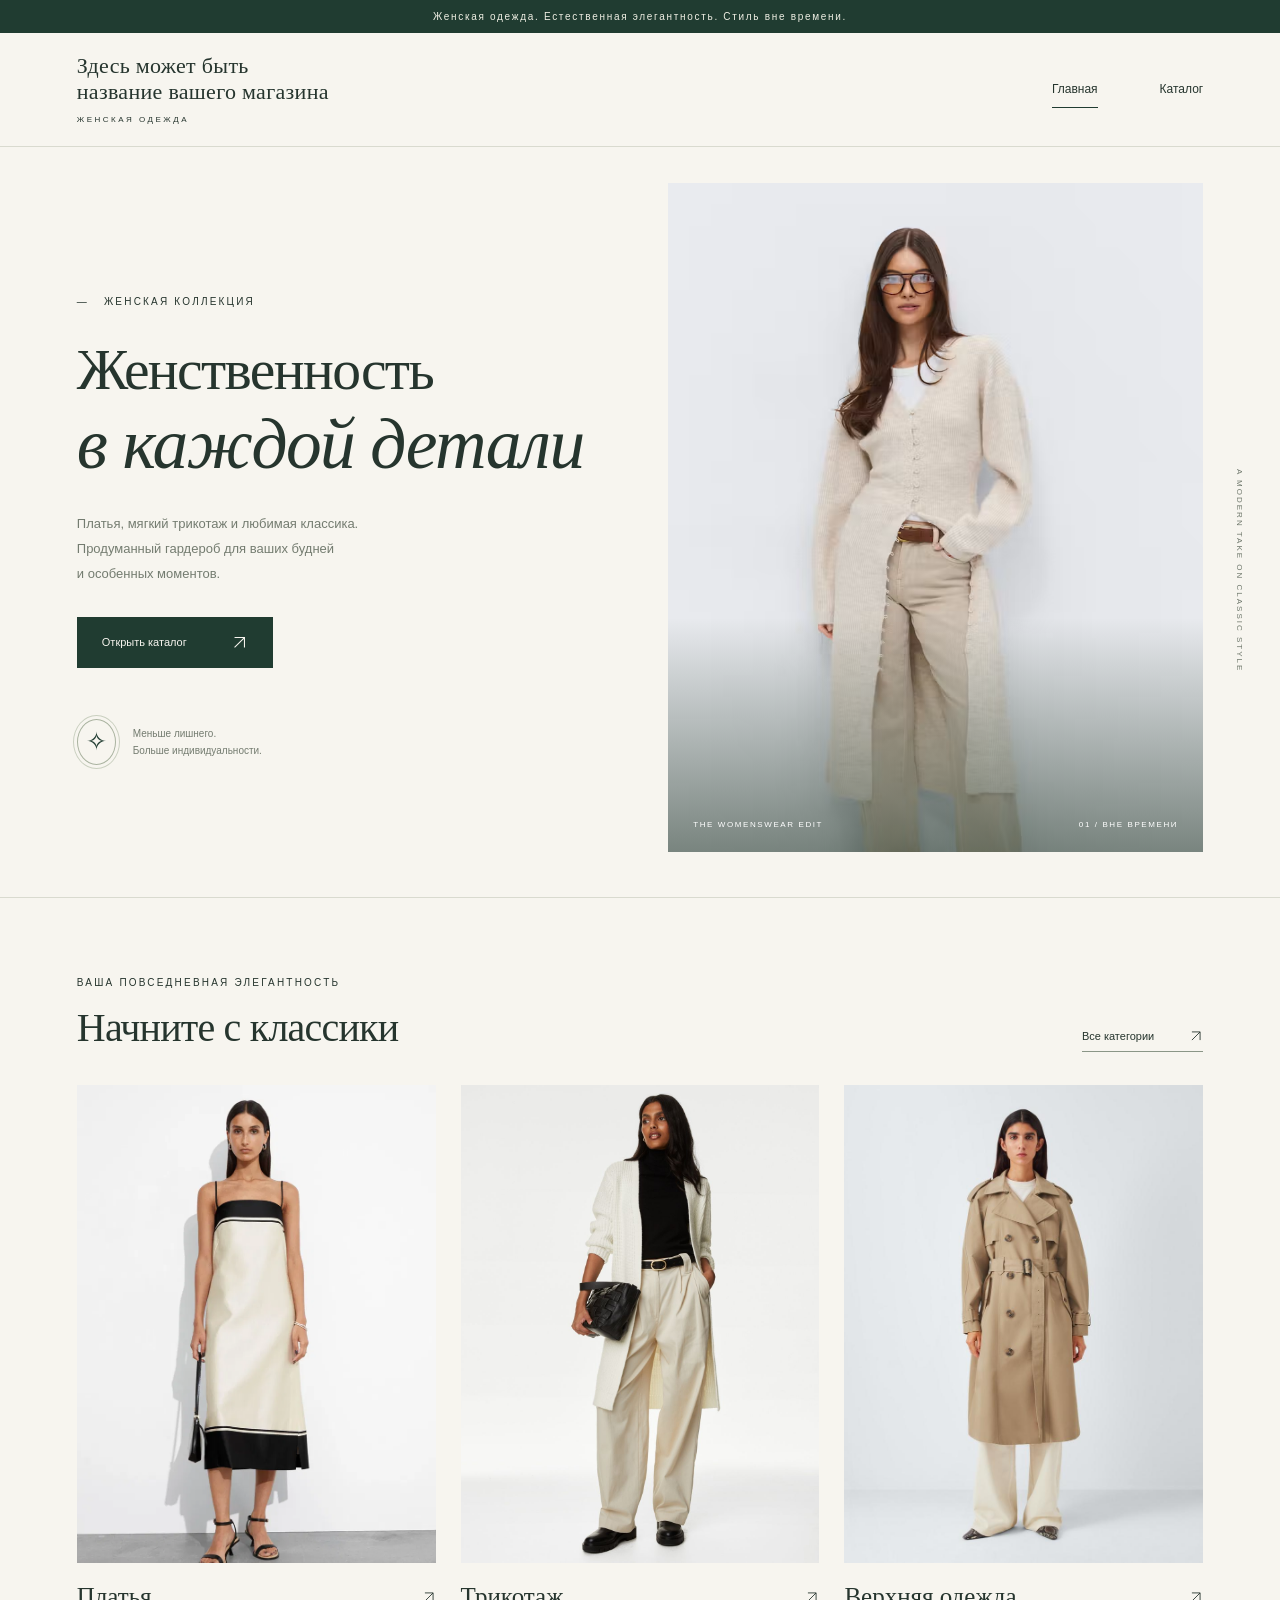
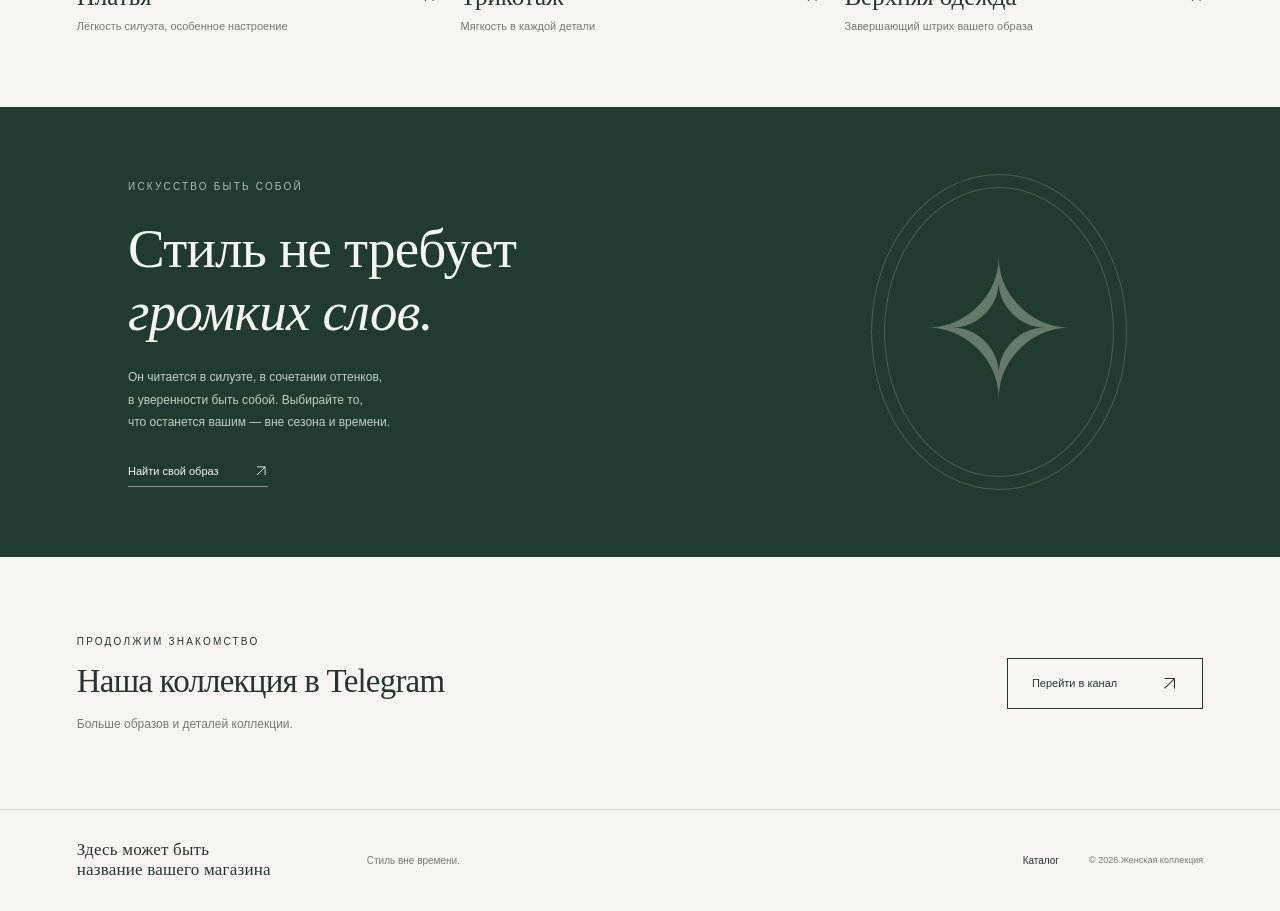
<file: index.html>
<!doctype html><html lang="ru"><head><meta charset="utf-8"><meta name="viewport" content="width=device-width,initial-scale=1"><title>Здесь может быть название вашего магазина — Женская одежда</title><meta name="description" content="Женская одежда в эстетике тихой элегантности. Платья, трикотаж, брюки, верхняя одежда и комплекты."><link rel="stylesheet" href="styles.css"><link rel="icon" href="favicon.svg" type="image/svg+xml"></head><body><div class="announcement">Женская одежда. Естественная элегантность. Стиль вне времени.</div><header><a class="brand" href="index.html" aria-label="Здесь может быть название вашего магазина — главная">Здесь может быть название вашего магазина<small>ЖЕНСКАЯ ОДЕЖДА</small></a><nav aria-label="Основная навигация"><a href="index.html" aria-current=page>Главная</a><a href="catalog.html" >Каталог</a></nav></header><main><section class="hero"><div class="hero-copy"><span class="eyebrow">— &nbsp; ЖЕНСКАЯ КОЛЛЕКЦИЯ</span><h1>Женственность<br><em>в каждой детали</em></h1><p>Платья, мягкий трикотаж и любимая классика.<br>Продуманный гардероб для ваших будней<br>и особенных моментов.</p><a class="button" href="catalog.html">Открыть каталог <svg class="arrow" viewBox="0 0 24 24" fill="none" aria-hidden="true"><path d="M5 19 19 5M5 5h14v14" stroke="currentColor" stroke-width="1.5"/></svg></a><div class="hero-foot"><span class="seal" aria-hidden="true">✧</span><span>Меньше лишнего.<br>Больше индивидуальности.</span></div></div><div class="hero-image"><img class="collection-photo" src="collection-05.avif" alt="Женский образ: бежевый кардиган, светлый топ и широкие брюки" loading="eager" fetchpriority="high" width="800" height="1067"><div class="caption"><span>THE WOMENSWEAR EDIT</span><span>01 / ВНЕ ВРЕМЕНИ</span></div></div><span class="vertical" aria-hidden="true">A MODERN TAKE ON CLASSIC STYLE</span></section><section class="section categories"><div class="section-heading"><div><span class="eyebrow">ВАША ПОВСЕДНЕВНАЯ ЭЛЕГАНТНОСТЬ</span><h2>Начните с классики</h2></div><a class="text-link" href="catalog.html">Все категории <svg class="arrow" viewBox="0 0 24 24" fill="none" aria-hidden="true"><path d="M5 19 19 5M5 5h14v14" stroke="currentColor" stroke-width="1.5"/></svg></a></div><div class="category-grid"><a class="category" href="catalog.html?category=dresses"><div class="category-image"><img class="collection-photo" src="collection-01.webp" alt="Платья — женская коллекция" loading="lazy" width="800" height="1067"></div><div class="category-title"><h3>Платья</h3><svg class="arrow" viewBox="0 0 24 24" fill="none" aria-hidden="true"><path d="M5 19 19 5M5 5h14v14" stroke="currentColor" stroke-width="1.5"/></svg></div><p>Лёгкость силуэта, особенное настроение</p></a><a class="category" href="catalog.html?category=knitwear"><div class="category-image"><img class="collection-photo" src="collection-02.jpg" alt="Трикотаж — женская коллекция" loading="lazy" width="800" height="1067"></div><div class="category-title"><h3>Трикотаж</h3><svg class="arrow" viewBox="0 0 24 24" fill="none" aria-hidden="true"><path d="M5 19 19 5M5 5h14v14" stroke="currentColor" stroke-width="1.5"/></svg></div><p>Мягкость в каждой детали</p></a><a class="category" href="catalog.html?category=outerwear"><div class="category-image"><img class="collection-photo" src="replacement-01.jpg" alt="Верхняя одежда — женская коллекция" loading="lazy" width="800" height="1067"></div><div class="category-title"><h3>Верхняя одежда</h3><svg class="arrow" viewBox="0 0 24 24" fill="none" aria-hidden="true"><path d="M5 19 19 5M5 5h14v14" stroke="currentColor" stroke-width="1.5"/></svg></div><p>Завершающий штрих вашего образа</p></a></div></section><section class="manifesto"><span class="eyebrow">ИСКУССТВО БЫТЬ СОБОЙ</span><h2>Стиль не требует<br><em>громких слов.</em></h2><p>Он читается в силуэте, в сочетании оттенков,<br>в уверенности быть собой. Выбирайте то,<br>что останется вашим — вне сезона и времени.</p><a class="text-link" href="catalog.html">Найти свой образ <svg class="arrow" viewBox="0 0 24 24" fill="none" aria-hidden="true"><path d="M5 19 19 5M5 5h14v14" stroke="currentColor" stroke-width="1.5"/></svg></a><div class="monogram" aria-hidden="true">✧</div></section><section class="section telegram"><div><span class="eyebrow">ПРОДОЛЖИМ ЗНАКОМСТВО</span><h2>Наша коллекция в Telegram</h2><p>Больше образов и деталей коллекции.</p></div><button class="button outline" type="button" disabled>Перейти в канал <svg class="arrow" viewBox="0 0 24 24" fill="none" aria-hidden="true"><path d="M5 19 19 5M5 5h14v14" stroke="currentColor" stroke-width="1.5"/></svg></button></section></main><footer><a class="brand" href="index.html">Здесь может быть название вашего магазина</a><span>Стиль вне времени.</span><a href="catalog.html">Каталог</a><small>© 2026 Женская коллекция</small></footer></body></html>
</file>
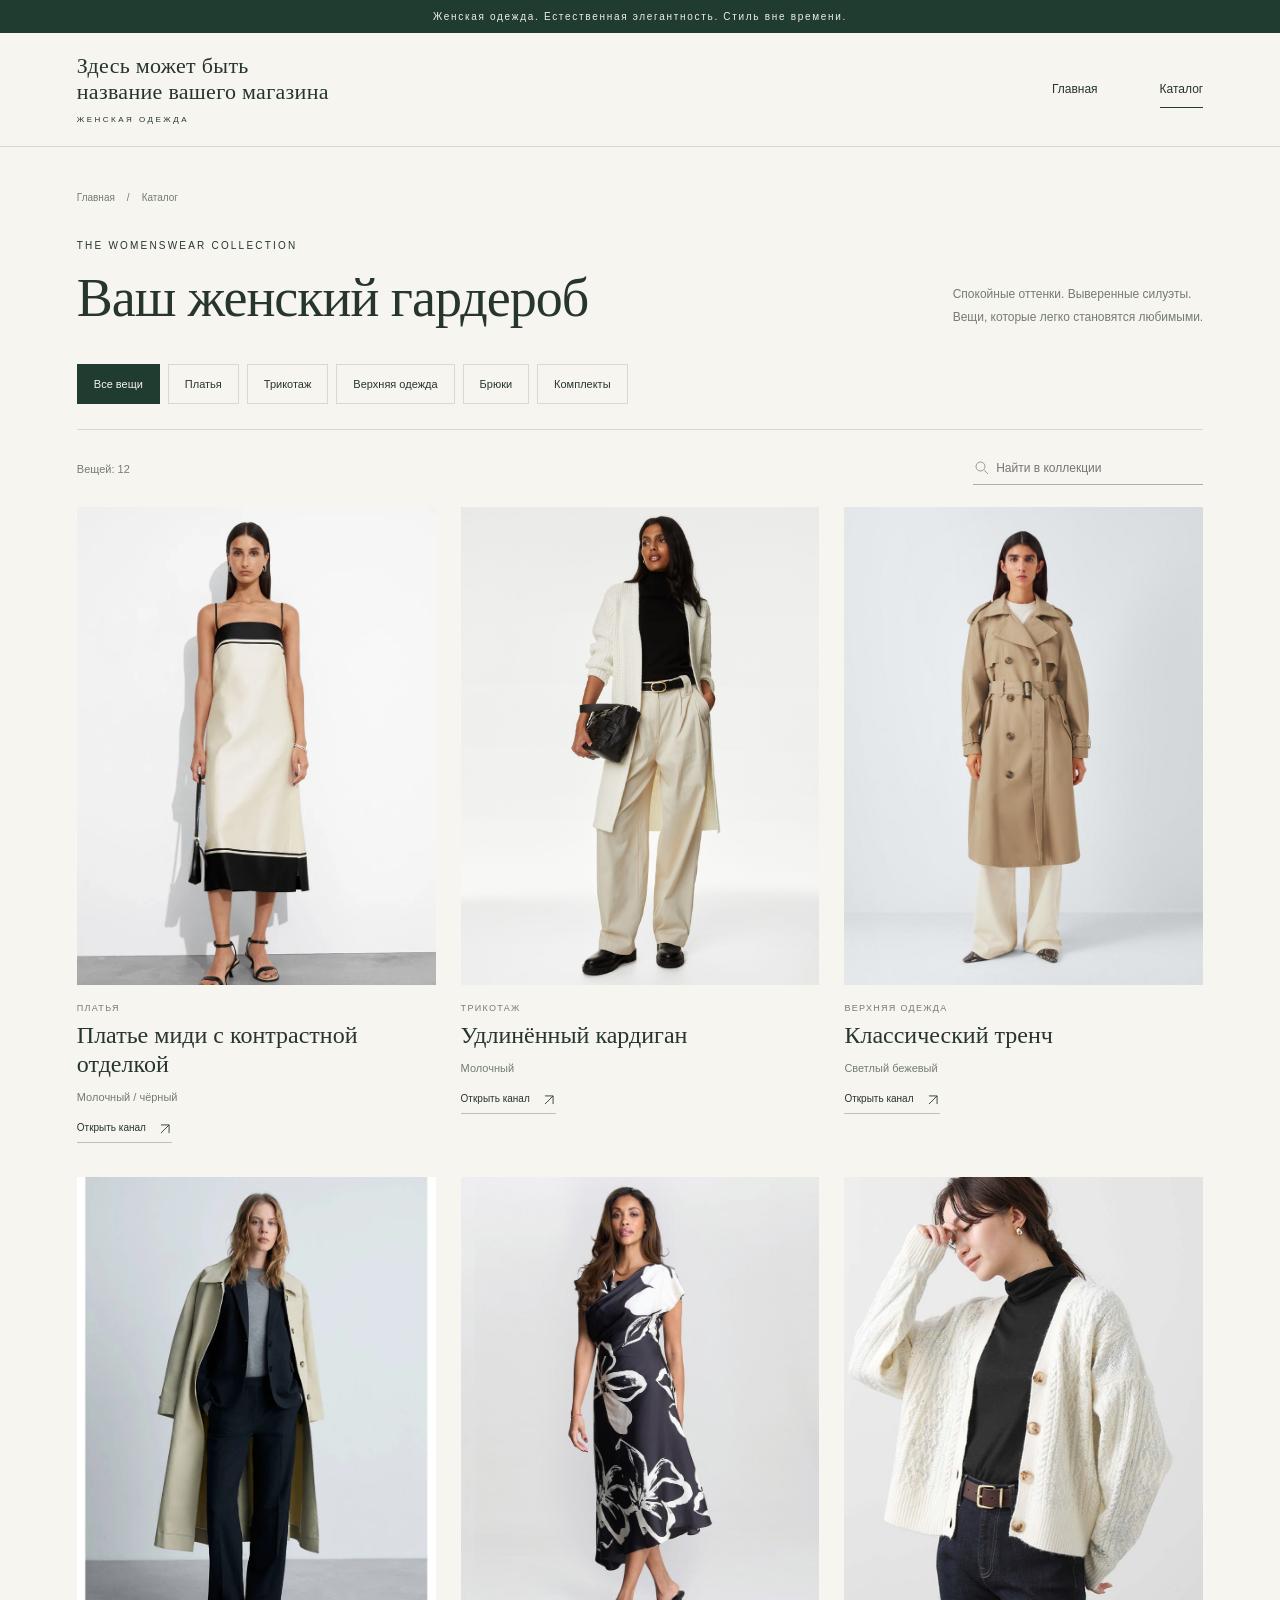
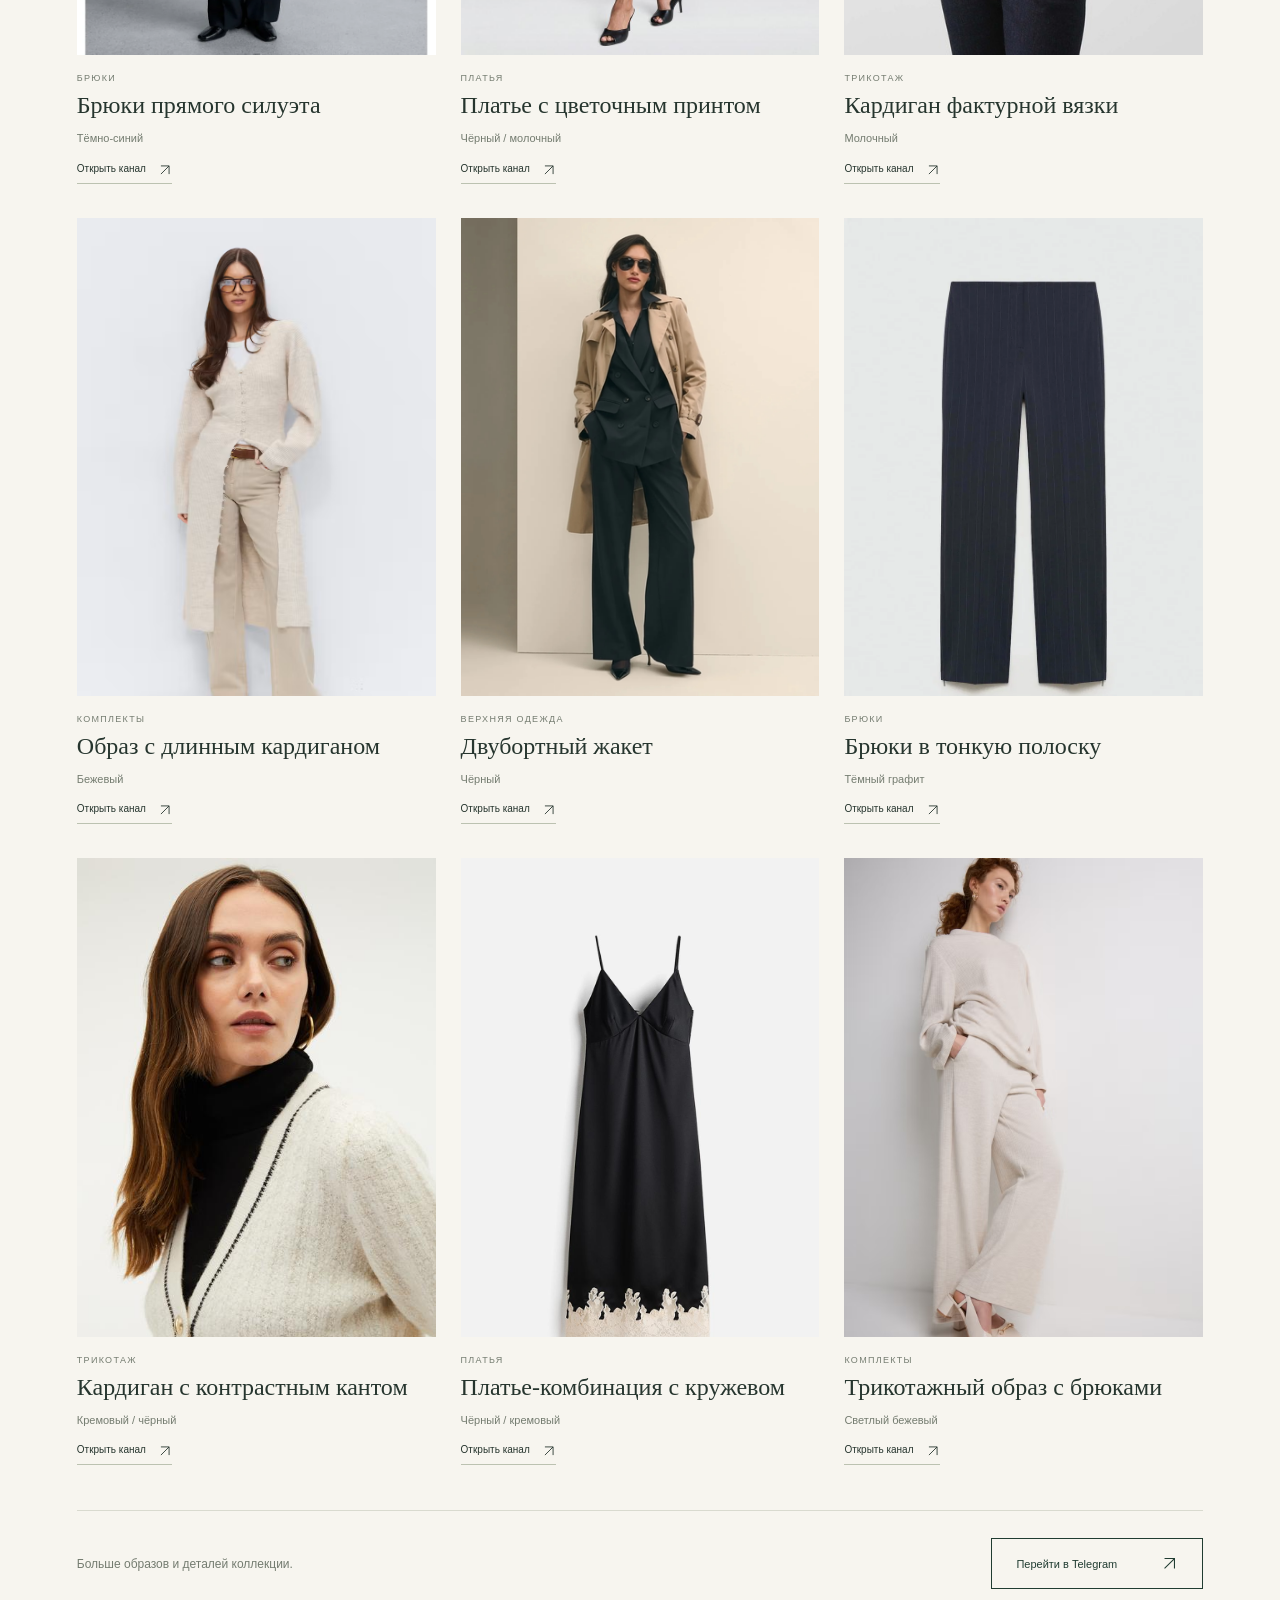
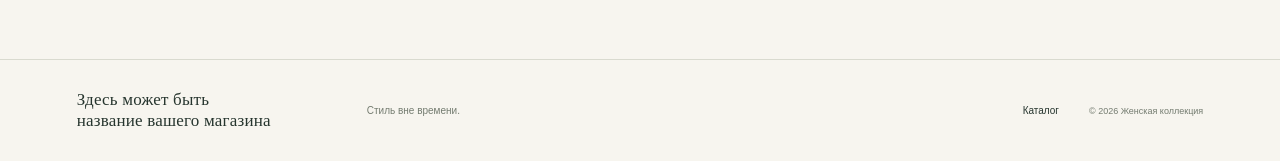
<file: catalog.html>
<!doctype html><html lang="ru"><head><meta charset="utf-8"><meta name="viewport" content="width=device-width,initial-scale=1"><title>Женская коллекция — Здесь может быть название вашего магазина</title><meta name="description" content="Женская одежда в эстетике тихой элегантности. Платья, трикотаж, брюки, верхняя одежда и комплекты."><link rel="stylesheet" href="styles.css"><link rel="icon" href="favicon.svg" type="image/svg+xml"><script src="catalog.js" defer></script></head><body><div class="announcement">Женская одежда. Естественная элегантность. Стиль вне времени.</div><header><a class="brand" href="index.html" aria-label="Здесь может быть название вашего магазина — главная">Здесь может быть название вашего магазина<small>ЖЕНСКАЯ ОДЕЖДА</small></a><nav aria-label="Основная навигация"><a href="index.html" >Главная</a><a href="catalog.html" aria-current=page>Каталог</a></nav></header><main><section class="catalog-intro"><div class="breadcrumbs"><a href="index.html">Главная</a><span>/</span><span>Каталог</span></div><div class="catalog-title"><div><span class="eyebrow">THE WOMENSWEAR COLLECTION</span><h1>Ваш женский гардероб</h1></div><p>Спокойные оттенки. Выверенные силуэты.<br>Вещи, которые легко становятся любимыми.</p></div></section><section class="catalog-body" aria-label="Каталог женской одежды"><div class="filters" role="group" aria-label="Категории одежды"><button type="button" data-filter="all" aria-pressed="true">Все вещи</button><button type="button" data-filter="dresses" aria-pressed="false">Платья</button><button type="button" data-filter="knitwear" aria-pressed="false">Трикотаж</button><button type="button" data-filter="outerwear" aria-pressed="false">Верхняя одежда</button><button type="button" data-filter="trousers" aria-pressed="false">Брюки</button><button type="button" data-filter="sets" aria-pressed="false">Комплекты</button></div><div class="toolbar"><span id="count" role="status" aria-live="polite">Вещей: 12</span><label class="search"><svg class="arrow" viewBox="0 0 24 24" fill="none" aria-hidden="true"><circle cx="10" cy="10" r="6" stroke="currentColor"/><path d="m15 15 5 5" stroke="currentColor"/></svg><input id="search" type="search" placeholder="Найти в коллекции" aria-label="Поиск по названию и цвету"></label></div><div class="product-grid"><article class="product" data-category="dresses" data-search="Платье миди с контрастной отделкой Молочный / чёрный Платья"><div class="product-photo"><img class="collection-photo" src="collection-01.webp" alt="Платье миди с контрастной отделкой — Молочный / чёрный" loading="lazy" width="800" height="1067"></div><p class="product-type">Платья</p><h2>Платье миди с контрастной отделкой</h2><p class="product-description">Молочный / чёрный</p><button class="product-link" type="button" disabled>Открыть канал <svg class="arrow" viewBox="0 0 24 24" fill="none" aria-hidden="true"><path d="M5 19 19 5M5 5h14v14" stroke="currentColor" stroke-width="1.5"/></svg></button></article><article class="product" data-category="knitwear" data-search="Удлинённый кардиган Молочный Трикотаж"><div class="product-photo"><img class="collection-photo" src="collection-02.jpg" alt="Удлинённый кардиган — Молочный" loading="lazy" width="800" height="1067"></div><p class="product-type">Трикотаж</p><h2>Удлинённый кардиган</h2><p class="product-description">Молочный</p><button class="product-link" type="button" disabled>Открыть канал <svg class="arrow" viewBox="0 0 24 24" fill="none" aria-hidden="true"><path d="M5 19 19 5M5 5h14v14" stroke="currentColor" stroke-width="1.5"/></svg></button></article><article class="product" data-category="outerwear" data-search="Классический тренч Светлый бежевый Верхняя одежда"><div class="product-photo"><img class="collection-photo" src="replacement-01.jpg" alt="Классический тренч — Светлый бежевый" loading="lazy" width="800" height="1067"></div><p class="product-type">Верхняя одежда</p><h2>Классический тренч</h2><p class="product-description">Светлый бежевый</p><button class="product-link" type="button" disabled>Открыть канал <svg class="arrow" viewBox="0 0 24 24" fill="none" aria-hidden="true"><path d="M5 19 19 5M5 5h14v14" stroke="currentColor" stroke-width="1.5"/></svg></button></article><article class="product" data-category="trousers" data-search="Брюки прямого силуэта Тёмно-синий Брюки"><div class="product-photo"><img class="collection-photo" src="collection-03.webp" alt="Брюки прямого силуэта — Тёмно-синий" loading="lazy" width="800" height="1067"></div><p class="product-type">Брюки</p><h2>Брюки прямого силуэта</h2><p class="product-description">Тёмно-синий</p><button class="product-link" type="button" disabled>Открыть канал <svg class="arrow" viewBox="0 0 24 24" fill="none" aria-hidden="true"><path d="M5 19 19 5M5 5h14v14" stroke="currentColor" stroke-width="1.5"/></svg></button></article><article class="product" data-category="dresses" data-search="Платье с цветочным принтом Чёрный / молочный Платья"><div class="product-photo"><img class="collection-photo" src="replacement-02.jpg" alt="Платье с цветочным принтом — Чёрный / молочный" loading="lazy" width="800" height="1067"></div><p class="product-type">Платья</p><h2>Платье с цветочным принтом</h2><p class="product-description">Чёрный / молочный</p><button class="product-link" type="button" disabled>Открыть канал <svg class="arrow" viewBox="0 0 24 24" fill="none" aria-hidden="true"><path d="M5 19 19 5M5 5h14v14" stroke="currentColor" stroke-width="1.5"/></svg></button></article><article class="product" data-category="knitwear" data-search="Кардиган фактурной вязки Молочный Трикотаж"><div class="product-photo"><img class="collection-photo" src="collection-04.jpg" alt="Кардиган фактурной вязки — Молочный" loading="lazy" width="800" height="1067"></div><p class="product-type">Трикотаж</p><h2>Кардиган фактурной вязки</h2><p class="product-description">Молочный</p><button class="product-link" type="button" disabled>Открыть канал <svg class="arrow" viewBox="0 0 24 24" fill="none" aria-hidden="true"><path d="M5 19 19 5M5 5h14v14" stroke="currentColor" stroke-width="1.5"/></svg></button></article><article class="product" data-category="sets" data-search="Образ с длинным кардиганом Бежевый Комплекты"><div class="product-photo"><img class="collection-photo" src="collection-05.avif" alt="Образ с длинным кардиганом — Бежевый" loading="lazy" width="800" height="1067"></div><p class="product-type">Комплекты</p><h2>Образ с длинным кардиганом</h2><p class="product-description">Бежевый</p><button class="product-link" type="button" disabled>Открыть канал <svg class="arrow" viewBox="0 0 24 24" fill="none" aria-hidden="true"><path d="M5 19 19 5M5 5h14v14" stroke="currentColor" stroke-width="1.5"/></svg></button></article><article class="product" data-category="outerwear" data-search="Двубортный жакет Чёрный Верхняя одежда"><div class="product-photo"><img class="collection-photo" src="collection-06.avif" alt="Двубортный жакет — Чёрный" loading="lazy" width="800" height="1067"></div><p class="product-type">Верхняя одежда</p><h2>Двубортный жакет</h2><p class="product-description">Чёрный</p><button class="product-link" type="button" disabled>Открыть канал <svg class="arrow" viewBox="0 0 24 24" fill="none" aria-hidden="true"><path d="M5 19 19 5M5 5h14v14" stroke="currentColor" stroke-width="1.5"/></svg></button></article><article class="product" data-category="trousers" data-search="Брюки в тонкую полоску Тёмный графит Брюки"><div class="product-photo"><img class="collection-photo" src="replacement-03.webp" alt="Брюки в тонкую полоску — Тёмный графит" loading="lazy" width="800" height="1067"></div><p class="product-type">Брюки</p><h2>Брюки в тонкую полоску</h2><p class="product-description">Тёмный графит</p><button class="product-link" type="button" disabled>Открыть канал <svg class="arrow" viewBox="0 0 24 24" fill="none" aria-hidden="true"><path d="M5 19 19 5M5 5h14v14" stroke="currentColor" stroke-width="1.5"/></svg></button></article><article class="product" data-category="knitwear" data-search="Кардиган с контрастным кантом Кремовый / чёрный Трикотаж"><div class="product-photo"><img class="collection-photo" src="collection-07.jpg" alt="Кардиган с контрастным кантом — Кремовый / чёрный" loading="lazy" width="800" height="1067"></div><p class="product-type">Трикотаж</p><h2>Кардиган с контрастным кантом</h2><p class="product-description">Кремовый / чёрный</p><button class="product-link" type="button" disabled>Открыть канал <svg class="arrow" viewBox="0 0 24 24" fill="none" aria-hidden="true"><path d="M5 19 19 5M5 5h14v14" stroke="currentColor" stroke-width="1.5"/></svg></button></article><article class="product" data-category="dresses" data-search="Платье-комбинация с кружевом Чёрный / кремовый Платья"><div class="product-photo"><img class="collection-photo" src="collection-08.jpg" alt="Платье-комбинация с кружевом — Чёрный / кремовый" loading="lazy" width="800" height="1067"></div><p class="product-type">Платья</p><h2>Платье-комбинация с кружевом</h2><p class="product-description">Чёрный / кремовый</p><button class="product-link" type="button" disabled>Открыть канал <svg class="arrow" viewBox="0 0 24 24" fill="none" aria-hidden="true"><path d="M5 19 19 5M5 5h14v14" stroke="currentColor" stroke-width="1.5"/></svg></button></article><article class="product" data-category="sets" data-search="Трикотажный образ с брюками Светлый бежевый Комплекты"><div class="product-photo"><img class="collection-photo" src="replacement-06.avif" alt="Трикотажный образ с брюками — Светлый бежевый" loading="lazy" width="800" height="1067"></div><p class="product-type">Комплекты</p><h2>Трикотажный образ с брюками</h2><p class="product-description">Светлый бежевый</p><button class="product-link" type="button" disabled>Открыть канал <svg class="arrow" viewBox="0 0 24 24" fill="none" aria-hidden="true"><path d="M5 19 19 5M5 5h14v14" stroke="currentColor" stroke-width="1.5"/></svg></button></article></div><div id="empty" hidden><h2>Пока ничего не найдено</h2><p>Попробуйте другой цвет или категорию.</p><button class="button" type="button" id="reset">Показать все вещи</button></div><noscript><p>Для поиска и фильтрации включите JavaScript. Все вещи уже показаны на странице.</p></noscript><div class="catalog-end"><p>Больше образов и деталей коллекции.</p><button class="button outline" type="button" disabled>Перейти в Telegram <svg class="arrow" viewBox="0 0 24 24" fill="none" aria-hidden="true"><path d="M5 19 19 5M5 5h14v14" stroke="currentColor" stroke-width="1.5"/></svg></button></div></section></main><footer><a class="brand" href="index.html">Здесь может быть название вашего магазина</a><span>Стиль вне времени.</span><a href="catalog.html">Каталог</a><small>© 2026 Женская коллекция</small></footer></body></html>
</file>
<file: styles.css>
:root{--cream:#f7f5ef;--green:#203c31;--ink:#26352e;--muted:#747c70;--line:#d9dacf}*{box-sizing:border-box}html{scroll-behavior:smooth}body{margin:0;background:var(--cream);color:var(--ink);font:14px Arial,Helvetica,sans-serif}a{color:inherit;text-decoration:none}button,input{font:inherit}a:focus-visible,button:focus-visible,input:focus-visible{outline:2px solid #987844;outline-offset:5px}::selection{background:#d9dfce}h1,h2,h3,p{margin:0}h1,h2,h3{font-family:Georgia,'Times New Roman',serif;font-weight:400}.arrow{width:14px;height:14px;display:inline-block;vertical-align:middle;flex:none}.announcement{background:var(--green);color:#eeeee3;text-align:center;padding:11px 15px;font-size:10px;letter-spacing:1.7px}header{height:114px;padding:0 6%;display:flex;align-items:center;justify-content:space-between;border-bottom:1px solid var(--line)}.brand{font:29px Georgia,serif;letter-spacing:6px}.brand small{display:block;font:7px Arial,sans-serif;letter-spacing:2.7px;margin-top:9px;text-align:center}nav{display:flex;gap:36px;align-items:center;font-size:12px}nav a{padding:11px 0;border-bottom:1px solid transparent}nav a[aria-current],nav a:hover{border-color:var(--green)}nav a:last-child{margin-left:26px}.hero{display:grid;grid-template-columns:1fr 1fr;min-height:650px;position:relative;padding:36px 6% 45px;gap:5%}.hero-copy{align-self:center;padding:37px 0 15px}.eyebrow{font-size:10px;letter-spacing:2.2px;line-height:1.6}.hero h1{font-size:clamp(38px,4.5vw,67px);line-height:1.15;letter-spacing:-1.6px;margin:27px 0 25px}.hero h1 em{font-size:1.24em}.hero-copy>p{font-size:13px;line-height:1.95;color:var(--muted)}.button{background:var(--green);color:var(--cream);display:inline-flex;align-items:center;justify-content:space-between;gap:44px;min-height:51px;padding:16px 24px;font-size:11px;border:1px solid var(--green);cursor:pointer;transition:background .2s}.button:hover{background:#385544}.hero .button{margin-top:30px}.button .arrow{width:17px;height:17px}.hero-foot{display:flex;gap:17px;align-items:center;margin-top:51px;font-size:10px;line-height:1.7;color:var(--muted)}.seal{border:1px solid #aab3a0;border-radius:50%;width:39px;height:46px;display:grid;place-items:center;font:25px Georgia,serif;color:var(--green);outline:1px solid #cad0c0;outline-offset:3px}.hero-image{position:relative;overflow:hidden;background:#c7c9bc;align-self:center;aspect-ratio:1;display:flex;align-items:center}.hero-image:after{content:'';position:absolute;inset:65% 0 0;background:linear-gradient(transparent,#15291b88);pointer-events:none}.caption{position:absolute;bottom:23px;left:25px;right:25px;display:flex;justify-content:space-between;color:white;z-index:1;font-size:8px;letter-spacing:1.6px}.vertical{position:absolute;right:2.8%;top:43%;writing-mode:vertical-rl;font-size:8px;letter-spacing:2px;color:#6e776b}.crop{position:relative;overflow:hidden;width:100%;flex:none}.crop img{position:absolute;max-width:none;object-fit:fill;display:block}.section{padding:75px 6%}.categories{border-top:1px solid var(--line)}.section-heading{display:flex;justify-content:space-between;align-items:end;margin-bottom:33px;gap:20px}h2{font-size:40px;line-height:1.2;letter-spacing:-.8px}.section-heading h2{margin-top:13px}.text-link{font-size:11px;padding-bottom:8px;border-bottom:1px solid #8b9687;display:inline-flex;gap:35px;align-items:center}.text-link:hover{color:#72806e}.category-grid{display:grid;grid-template-columns:repeat(3,1fr);gap:25px}.category-image,.product-photo{aspect-ratio:1;background:#d0c0a9;overflow:hidden;display:flex;align-items:center}.category-title{display:flex;justify-content:space-between;align-items:center;margin-top:20px}h3{font-size:25px}.category p{font-size:11px;color:var(--muted);margin-top:9px}.category:hover h3{text-decoration:underline;text-underline-offset:5px}.manifesto{background:var(--green);color:var(--cream);padding:70px 10%;position:relative;overflow:hidden}.manifesto .eyebrow{color:#b5bda8}.manifesto h2{font-size:55px;line-height:1.15;margin:22px 0}.manifesto p{color:#c6cdbf;font-size:12px;line-height:1.9}.manifesto .text-link{margin-top:30px}.monogram{position:absolute;right:13%;top:50%;transform:translateY(-50%);border:1px solid #7d8e6c;border-radius:50%;font:190px Georgia,serif;width:230px;height:290px;text-align:center;line-height:290px;color:#bdc6af;outline:1px solid #7d8e6c;outline-offset:12px;opacity:.45}.telegram{display:flex;justify-content:space-between;align-items:center;gap:25px}.telegram h2{font-size:33px;margin:12px 0}.telegram p{color:var(--muted);font-size:12px;line-height:1.7}.outline{background:transparent;color:var(--green)}.outline:hover{background:#eeece4}footer{padding:30px 6%;border-top:1px solid var(--line);display:flex;align-items:center;gap:30px;font-size:10px}footer .brand{font-size:20px;letter-spacing:4px}footer>span{color:var(--muted);margin-right:auto}footer small{color:var(--muted);font-size:9px}.catalog-intro{padding:45px 6% 35px}.breadcrumbs{font-size:10px;color:var(--muted);display:flex;gap:12px;margin-bottom:33px}.catalog-title{display:flex;justify-content:space-between;align-items:end;gap:25px}.catalog-title h1{font-size:54px;margin:13px 0 0;letter-spacing:-1px}.catalog-title>p{max-width:315px;color:var(--muted);font-size:12px;line-height:1.9}.catalog-body{padding:0 6% 70px}.note{background:#eceee5;border-left:2px solid #98a48c;padding:14px 18px;font-size:11px;line-height:1.7;color:#65705f;margin-bottom:30px}.note a{text-decoration:underline;text-underline-offset:3px}.filters{display:flex;flex-wrap:wrap;gap:8px;padding:0 0 25px;border-bottom:1px solid var(--line)}.filters button{padding:10px 16px;min-height:40px;background:transparent;border:1px solid var(--line);color:var(--ink);font-size:11px;cursor:pointer}.filters button[aria-pressed=true]{background:var(--green);border-color:var(--green);color:var(--cream)}.filters button:hover{border-color:var(--green)}.toolbar{display:flex;justify-content:space-between;align-items:center;gap:20px;padding:22px 0;font-size:11px;color:var(--muted)}.search{display:flex;align-items:center;border-bottom:1px solid #a9b19f;width:230px}.search input{border:0;background:none;color:var(--ink);width:100%;padding:9px 5px;min-width:0;font-size:12px}.search .arrow{width:18px;height:18px}.product-grid{display:grid;grid-template-columns:repeat(3,minmax(0,1fr));gap:34px 25px}.product[hidden],[hidden]{display:none!important}.product-type{font-size:9px;letter-spacing:1.3px;color:var(--muted);text-transform:uppercase;margin-top:18px}.product h2{font-size:24px;margin-top:8px;letter-spacing:0}.product-description{color:var(--muted);font-size:11px;margin-top:9px;line-height:1.7}.product-link{display:inline-flex;gap:12px;font-size:10px;margin-top:15px;padding-bottom:6px;border-bottom:1px solid #bcc2b1}.product-link:hover{color:#71816b}#empty{text-align:center;padding:65px 20px}#empty h2{font-size:30px}#empty p{margin:15px;color:var(--muted)}.catalog-end{margin-top:45px;display:flex;align-items:center;justify-content:space-between;border-top:1px solid var(--line);padding-top:27px;gap:20px}.catalog-end p{font-size:12px;line-height:1.7;color:var(--muted)}@media(min-width:1500px){.hero,header,.section,.catalog-intro,.catalog-body,footer{padding-left:max(6%,calc((100vw - 1360px)/2));padding-right:max(6%,calc((100vw - 1360px)/2))}}@media(max-width:850px){header{padding:0 5%;height:95px}nav{gap:20px}nav a:last-child{margin-left:0}.hero{padding:25px 5% 35px;gap:5%;min-height:570px}.hero-copy{padding-top:20px}.hero h1{font-size:40px}.hero-foot{margin-top:35px}.section{padding:55px 5%}.category-grid{gap:18px}.category-title h3{font-size:22px}.monogram{right:9%;font-size:140px;width:175px;height:235px;line-height:235px}.manifesto{padding:55px 6%}.manifesto h2{font-size:45px}.product-grid{gap:30px 18px}.catalog-title h1{font-size:43px}footer{flex-wrap:wrap;gap:20px}footer>span{display:none}}@media(max-width:600px){.announcement{font-size:8px;letter-spacing:1.1px;padding:10px}header{height:auto;padding:23px 6% 17px;flex-direction:column;gap:20px}.brand{font-size:26px;letter-spacing:5px}.brand small{font-size:6px}nav{width:100%;justify-content:center;gap:35px;font-size:11px}nav a{padding:5px 0}.hero{display:flex;flex-direction:column;padding:31px 6% 25px;gap:29px;min-height:0}.hero-copy{align-self:start;padding:0}.hero .eyebrow{font-size:8px;letter-spacing:1.8px}.hero h1{font-size:clamp(34px,10vw,43px);letter-spacing:-1.3px;margin:21px 0}.hero-copy>p{font-size:12px;line-height:1.85}.hero .button{margin-top:24px}.hero-foot{display:none}.hero-image{width:100%}.caption{bottom:18px;left:16px;right:16px;font-size:7px;letter-spacing:1px}.vertical{display:none}.section{padding:44px 6%}.section-heading{align-items:start;gap:16px}.section-heading h2{font-size:30px}.section-heading .text-link{font-size:9px;gap:9px;white-space:nowrap;margin-top:28px}.eyebrow{font-size:8px;letter-spacing:1.5px}.category-grid{grid-template-columns:1fr;gap:29px}.category-title{margin-top:14px}.category-title h3{font-size:26px}.category p{margin-top:5px}.manifesto{padding:48px 6%}.manifesto h2{font-size:39px}.monogram{right:-65px;opacity:.13;width:200px;pointer-events:none}.manifesto p,.manifesto h2,.manifesto .text-link{position:relative;z-index:1}.telegram{flex-direction:column;align-items:start}.telegram h2{font-size:29px}.telegram .button{margin-top:3px}footer{padding:28px 6%;gap:20px 24px}footer .brand{width:100%;font-size:23px}footer small{width:100%;padding-top:4px}.catalog-intro{padding:26px 6%}.breadcrumbs{margin-bottom:26px}.catalog-title{display:block}.catalog-title h1{font-size:42px}.catalog-title>p{margin-top:17px;font-size:11px}.catalog-body{padding:0 6% 42px}.note{font-size:10px;padding:12px}.filters{gap:7px;padding-bottom:21px}.filters button{padding:9px 12px;font-size:10px;min-height:38px}.toolbar{gap:10px}.search{width:165px}.product-grid{grid-template-columns:repeat(2,minmax(0,1fr));gap:25px 14px}.product-type{font-size:7px;letter-spacing:.7px;margin-top:13px}.product h2{font-size:20px;line-height:1.15}.product-description{font-size:10px}.product-link{font-size:9px;gap:5px;line-height:1.5}.catalog-end{display:block}.catalog-end .button{margin-top:20px}#empty{padding:40px 0}#empty h2{font-size:25px}}@media(prefers-reduced-motion:reduce){html{scroll-behavior:auto}*{transition:none!important}}

/* Women’s collection: individual photographs and temporary store name. */
.brand{max-width:390px;font-family:Georgia,'Times New Roman',serif;font-size:22px;line-height:1.2;letter-spacing:.3px;text-wrap:balance}
.brand small{text-align:left;letter-spacing:2.5px;font-size:8px;line-height:1.5}
footer .brand{max-width:260px;font-size:17px;letter-spacing:.2px}
.collection-photo{display:block;width:100%;height:100%;object-fit:cover;object-position:center top}
.hero-image{aspect-ratio:4/5}
.category-image,.product-photo{aspect-ratio:3/4}
@media(max-width:850px){.brand{max-width:300px;font-size:20px}nav{gap:18px}.hero h1{font-size:36px}}
@media(max-width:600px){.brand{max-width:330px;font-size:23px;text-align:center}.brand small{text-align:center}.hero h1{font-size:clamp(32px,9vw,43px)}footer .brand{text-align:left;max-width:280px;font-size:19px}.catalog-title h1{font-size:38px}}

/* Telegram buttons remain visible until a store link is supplied. */
button.product-link{background:transparent;color:inherit;border:0;border-bottom:1px solid #bcc2b1;padding:0 0 6px;text-align:left}
button:disabled{cursor:default;opacity:1;-webkit-text-fill-color:currentColor}
button.button.outline:disabled:hover{background:transparent}
button.product-link:disabled:hover{color:inherit}
</file>
